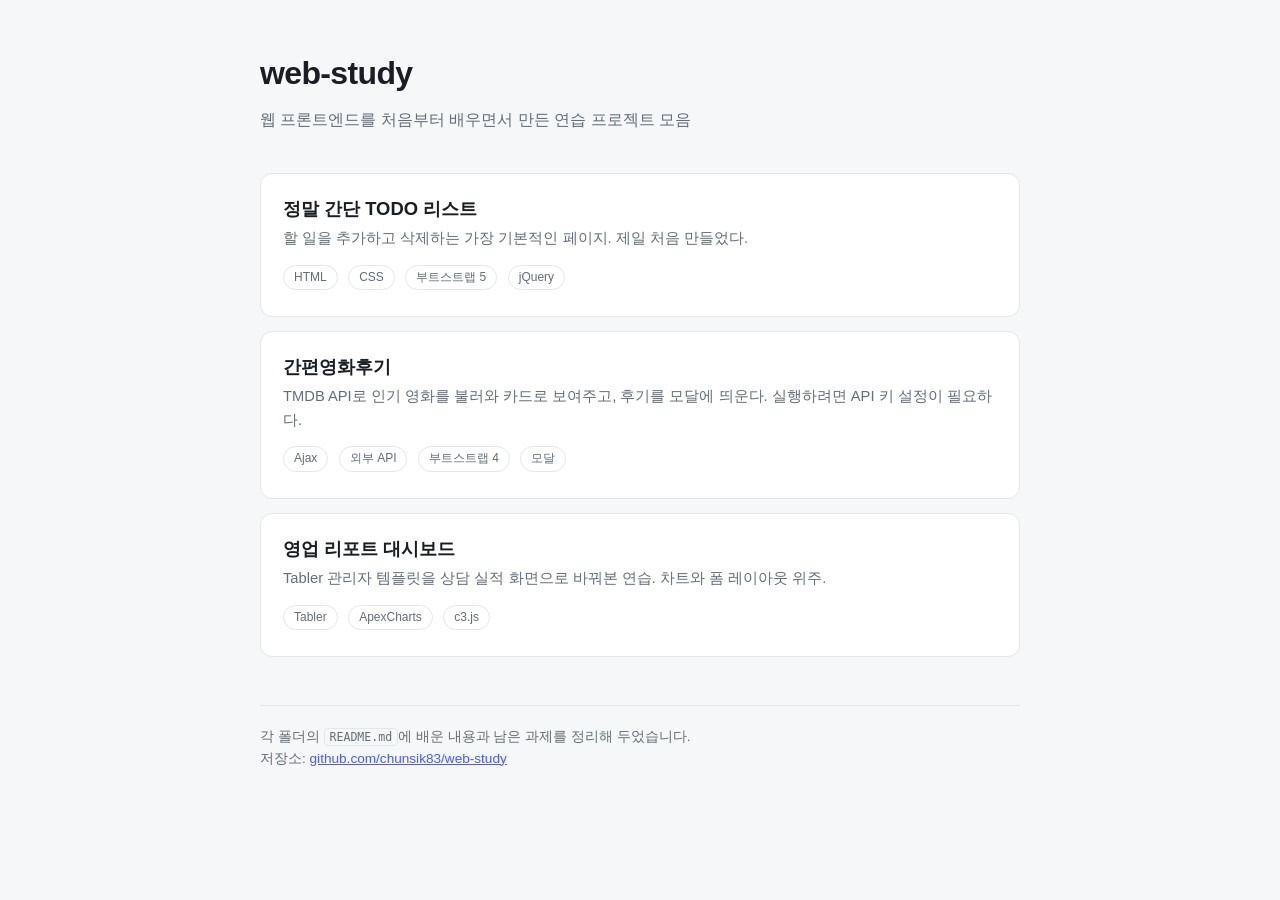
<file: index.html>
<!DOCTYPE html>
<html lang="ko">
<head>
<meta charset="UTF-8">
<meta name="viewport" content="width=device-width, initial-scale=1.0">
<title>web-study</title>
<style>
  :root {
    --bg: #f6f7f9;
    --card: #ffffff;
    --text: #1a1d23;
    --muted: #656d78;
    --line: #e3e6ea;
    --accent: #4a5cf5;
  }
  @media (prefers-color-scheme: dark) {
    :root {
      --bg: #14161a;
      --card: #1d2026;
      --text: #e8eaed;
      --muted: #9aa2ad;
      --line: #2e333b;
      --accent: #8b96ff;
    }
  }
  * { box-sizing: border-box; }
  body {
    margin: 0;
    padding: 48px 20px 80px;
    background: var(--bg);
    color: var(--text);
    font-family: "Noto Sans KR", -apple-system, BlinkMacSystemFont, "Segoe UI", sans-serif;
    line-height: 1.6;
  }
  .wrap { max-width: 760px; margin: 0 auto; }
  h1 { font-size: 2rem; margin: 0 0 8px; letter-spacing: -0.02em; }
  .sub { color: var(--muted); margin: 0 0 40px; }
  .path {
    display: block;
    color: var(--muted);
    margin: 0 0 40px;
    font-size: 0.9rem;
  }
  a.card {
    display: block;
    background: var(--card);
    border: 1px solid var(--line);
    border-radius: 12px;
    padding: 20px 22px;
    margin-bottom: 14px;
    text-decoration: none;
    color: inherit;
    transition: border-color .15s, transform .15s;
  }
  a.card:hover { border-color: var(--accent); transform: translateY(-2px); }
  .card h2 { margin: 0 0 4px; font-size: 1.15rem; }
  .card p { margin: 0; color: var(--muted); font-size: 0.92rem; }
  .tags { margin-top: 12px; }
  .tag {
    display: inline-block;
    font-size: 0.75rem;
    color: var(--muted);
    border: 1px solid var(--line);
    border-radius: 999px;
    padding: 2px 10px;
    margin: 0 6px 6px 0;
  }
  footer {
    margin-top: 48px;
    padding-top: 20px;
    border-top: 1px solid var(--line);
    color: var(--muted);
    font-size: 0.85rem;
  }
  footer a { color: var(--accent); }
  code {
    background: var(--bg);
    border: 1px solid var(--line);
    border-radius: 4px;
    padding: 1px 5px;
    font-size: 0.85em;
  }
</style>
</head>
<body>
<div class="wrap">

  <h1>web-study</h1>
  <p class="sub">웹 프론트엔드를 처음부터 배우면서 만든 연습 프로젝트 모음</p>

  <a class="card" href="./todo-list/main.html">
    <h2>정말 간단 TODO 리스트</h2>
    <p>할 일을 추가하고 삭제하는 가장 기본적인 페이지. 제일 처음 만들었다.</p>
    <div class="tags">
      <span class="tag">HTML</span>
      <span class="tag">CSS</span>
      <span class="tag">부트스트랩 5</span>
      <span class="tag">jQuery</span>
    </div>
  </a>

  <a class="card" href="./movie/main.html">
    <h2>간편영화후기</h2>
    <p>TMDB API로 인기 영화를 불러와 카드로 보여주고, 후기를 모달에 띄운다. 실행하려면 API 키 설정이 필요하다.</p>
    <div class="tags">
      <span class="tag">Ajax</span>
      <span class="tag">외부 API</span>
      <span class="tag">부트스트랩 4</span>
      <span class="tag">모달</span>
    </div>
  </a>

  <a class="card" href="./crm/main.html">
    <h2>영업 리포트 대시보드</h2>
    <p>Tabler 관리자 템플릿을 상담 실적 화면으로 바꿔본 연습. 차트와 폼 레이아웃 위주.</p>
    <div class="tags">
      <span class="tag">Tabler</span>
      <span class="tag">ApexCharts</span>
      <span class="tag">c3.js</span>
    </div>
  </a>

  <footer>
    각 폴더의 <code>README.md</code>에 배운 내용과 남은 과제를 정리해 두었습니다.
    <br>
    저장소: <a href="https://github.com/chunsik83/web-study">github.com/chunsik83/web-study</a>
  </footer>

</div>
</body>
</html>
</file>
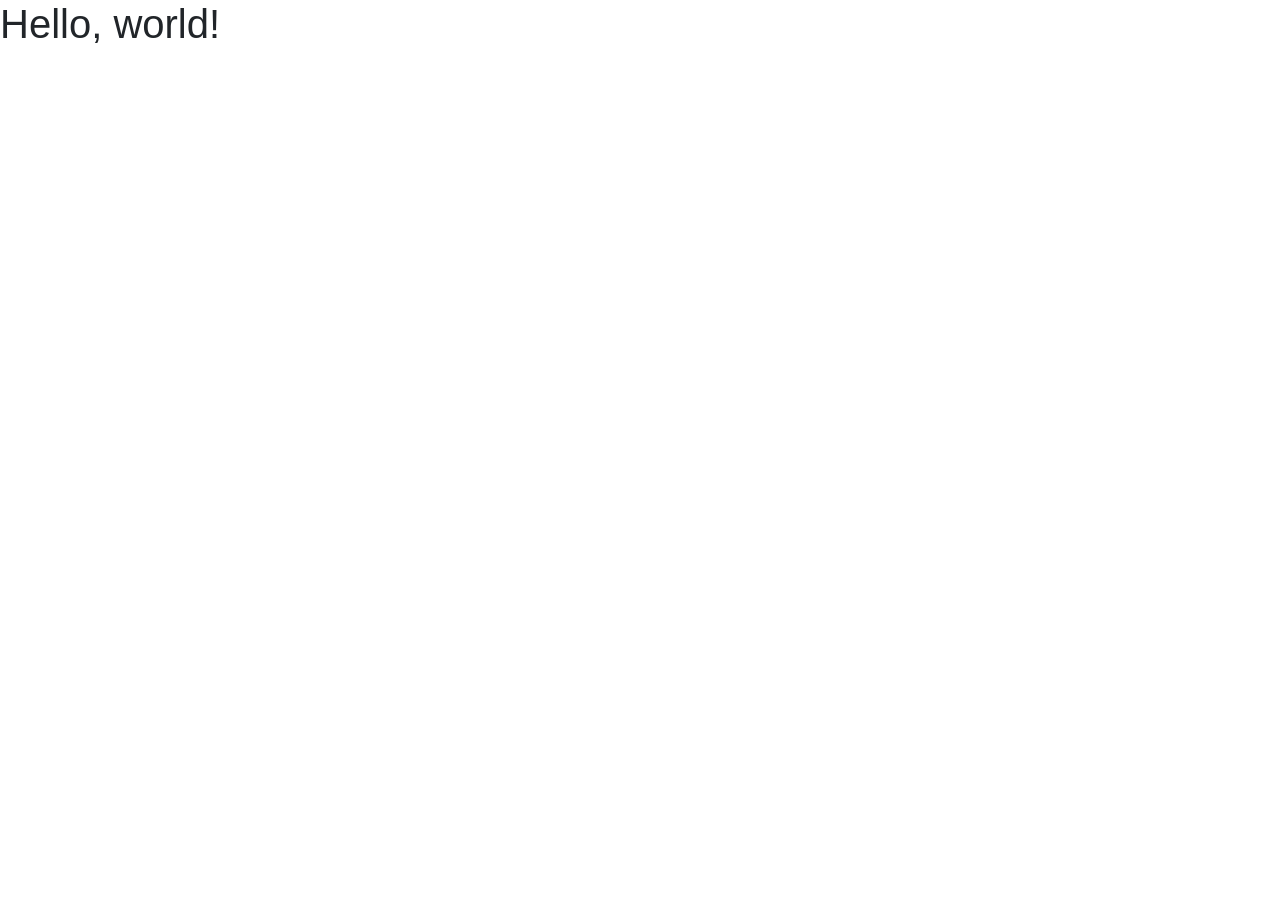
<file: movie/main_v2.html>
<!doctype html>
    <!-- 참고용으로 남겨둔 Bootstrap 4.3 공식 스타터 템플릿. 실제 페이지는 main.html 입니다. -->
<html lang="en">
  <head>
    <!-- Required meta tags -->
    <meta charset="utf-8">
    <meta name="viewport" content="width=device-width, initial-scale=1, shrink-to-fit=no">

    <!-- Bootstrap CSS -->
    <link rel="stylesheet" href="https://cdn.jsdelivr.net/npm/bootstrap@4.3.1/dist/css/bootstrap.min.css" integrity="sha384-ggOyR0iXCbMQv3Xipma34MD+dH/1fQ784/j6cY/iJTQUOhcWr7x9JvoRxT2MZw1T" crossorigin="anonymous">

    <title>Hello, world!</title>
  </head>
  <body>
    <h1>Hello, world!</h1>

    <!-- Optional JavaScript -->
    <!-- jQuery first, then Popper.js, then Bootstrap JS -->
    <script src="https://code.jquery.com/jquery-3.3.1.slim.min.js" integrity="sha384-q8i/X+965DzO0rT7abK41JStQIAqVgRVzpbzo5smXKp4YfRvH+8abtTE1Pi6jizo" crossorigin="anonymous"></script>
    <script src="https://cdn.jsdelivr.net/npm/popper.js@1.14.7/dist/umd/popper.min.js" integrity="sha384-UO2eT0CpHqdSJQ6hJty5KVphtPhzWj9WO1clHTMGa3JDZwrnQq4sF86dIHNDz0W1" crossorigin="anonymous"></script>
    <script src="https://cdn.jsdelivr.net/npm/bootstrap@4.3.1/dist/js/bootstrap.min.js" integrity="sha384-JjSmVgyd0p3pXB1rRibZUAYoIIy6OrQ6VrjIEaFf/nJGzIxFDsf4x0xIM+B07jRM" crossorigin="anonymous"></script>
  </body>
</html>
</file>
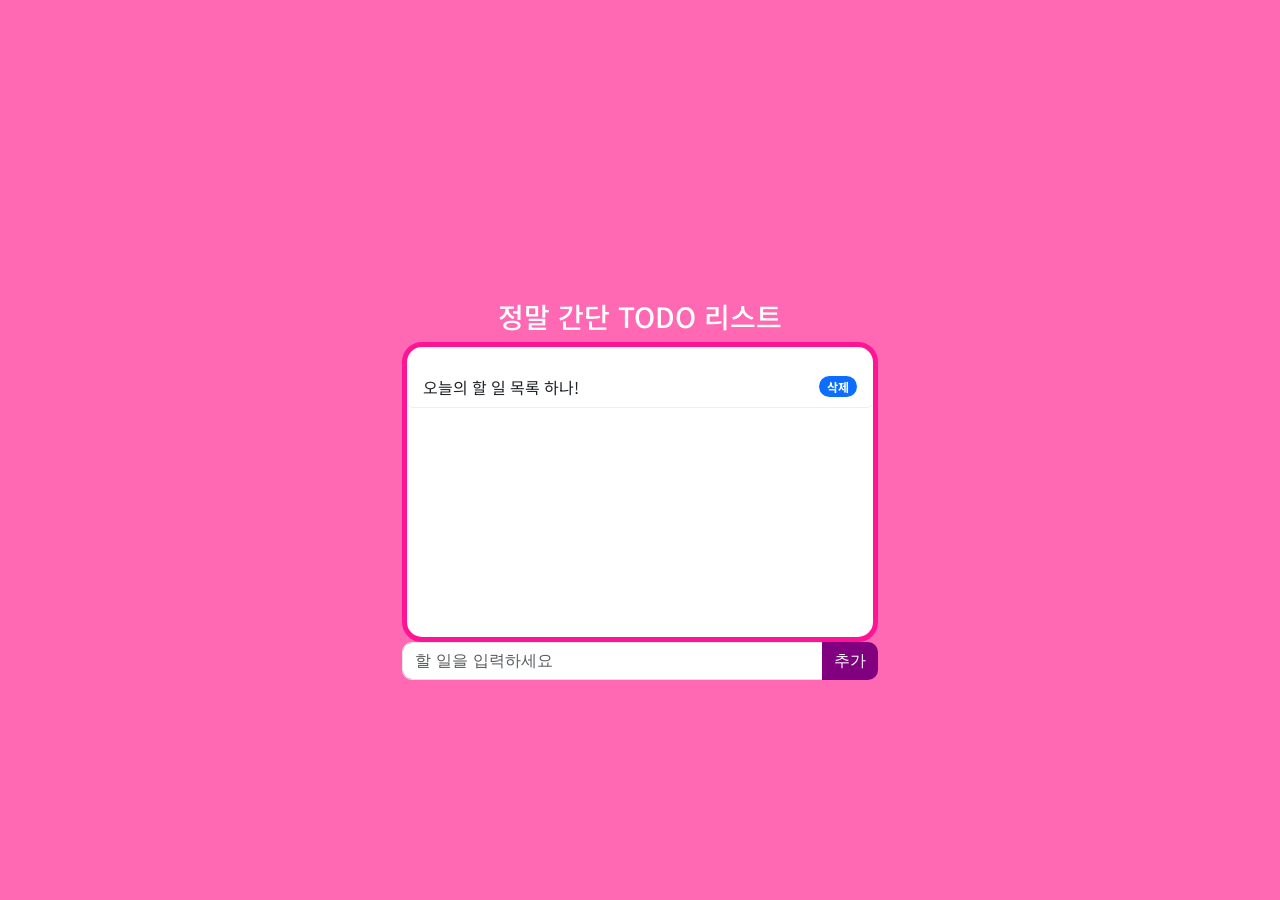
<file: todo-list/main.html>
<!DOCTYPE html>
<html lang="ko">
<head>
    <meta charset="UTF-8">    
    <meta name="viewport" content="width=device-width, initial-scale=1.0">
    <title>정말 간단 TODO 리스트</title>

    <!-- 부트스트랩입력 -->
    <link href="https://cdn.jsdelivr.net/npm/bootstrap@5.2.3/dist/css/bootstrap.min.css" rel="stylesheet">
    <script src="https://cdn.jsdelivr.net/npm/bootstrap@5.2.3/dist/js/bootstrap.min.js"></script>
    <script src="https://ajax.googleapis.com/ajax/libs/jquery/3.5.1/jquery.min.js"></script>    

    <!-- 폰트설정 -->
    <link rel="preconnect" href="https://fonts.googleapis.com">
    <link rel="preconnect" href="https://fonts.gstatic.com" crossorigin>
    <link href="https://fonts.googleapis.com/css2?family=Noto+Sans+KR:wght@300;500;700;900&display=swap" rel="stylesheet">     

    <!-- 스타일시트 위치 지정 -->
    <link rel="stylesheet" href="./main.css"/> 

</head>
<body>
    <div class="container" id="container">
        <h3 id="title">정말 간단 TODO 리스트</h3>
        <div id="sub-container">
            <ul class="list-group" id="list-group">
                <li class="list-group-item todo-item d-flex justify-content-between align-items-center list-0">
                  오늘의 할 일 목록 하나!
                  <span class="badge bg-primary rounded-pill" onclick="deleteTodo(0)">삭제</span>
                </li>          
              </ul>                       
        </div>
        <div class="input-group mb-3" id="input-group">
            <input type="text" class="form-control" id="input-area" placeholder="할 일을 입력하세요">
            <button class="btn btn-outline-secondary" type="button" id="button-area" onclick="addTodo()">
                추가
            </button>
        </div>
    </div>

<script>
    $(document).ready(function(){
        console.log("시작!")

        // 엔터로도 추가되게
        $("#input-area").on("keyup", function(e){
            if(e.key === "Enter"){
                addTodo()
            }
        })
    })

    function addTodo(){
        let todo = $("#input-area").val().trim()

        // 빈 값이면 추가하지 않는다
        if(todo === ""){
            return
        }

        let id = Math.floor(Math.random() * 100000)

        let list_item = `<li class="list-group-item todo-item d-flex justify-content-between align-items-center list-${id}">
                  ${todo}
                  <span class="badge bg-primary rounded-pill" onclick="deleteTodo(${id})">삭제</span>
        </li>`       
        
        $('#list-group').append(list_item)
        $('#input-area').val('')
    }

    function deleteTodo(id){   
        $(".list-" + id).remove()
    }
</script>
</body>
</html>
</file>
<file: todo-list/main.css>
body {
    background-color: hotpink;
}

#container {
    width: 500px;
    height: 300px;
    margin-top: 300px;
    text-align: center;
}

#title{
    color: #fff;
    font-family: 'Noto Sans KR', sans-serif;
}

#sub-container {
    width: 100%;
    height: 300px;
    background-color: #fff;
    border: 5px solid deeppink;
    border-radius: 20px
}

#list-group{
    padding-top: 20px
}

.todo-item {
    font-family: 'Noto Sans KR', sans-serif;
}

.list-group-item {
    border: none !important;
    border-bottom: 1px solid #eee !important;
}

#input-area {
    border-top-left-radius: 10px;
    border-bottom-left-radius: 10px;
}

#button-area {
    border: none;
    border-top-right-radius: 10px;
    border-bottom-right-radius: 10px;
    background-color: purple;
    color: #fff;
}
</file>
